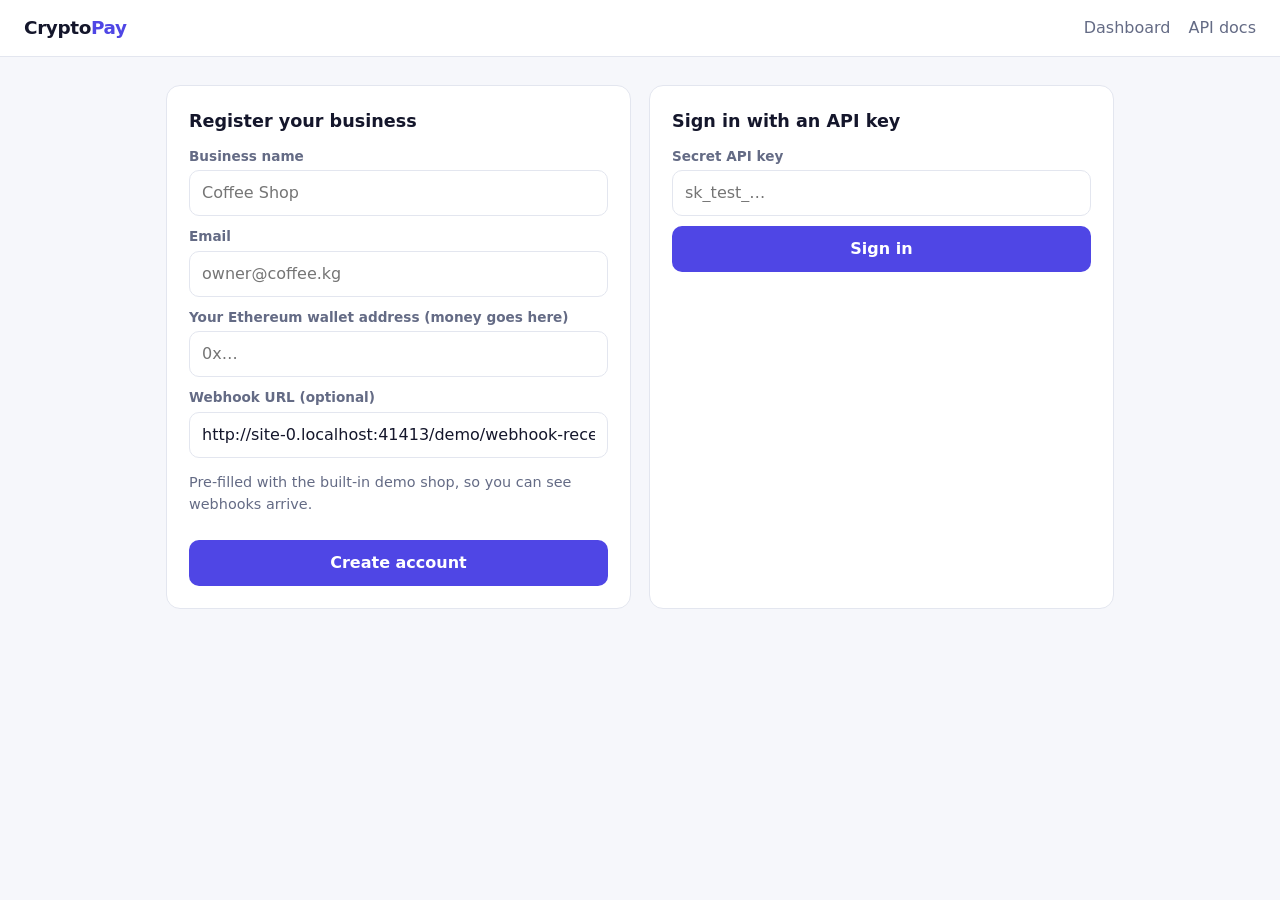
<file: static/dashboard.html>
<!doctype html>
<html lang="en">
<head>
  <meta charset="utf-8">
  <meta name="viewport" content="width=device-width, initial-scale=1">
  <title>Merchant Dashboard</title>
  <link rel="stylesheet" href="/static/style.css">
</head>
<body>
  <header class="topbar">
    <a class="logo" href="/">Crypto<span>Pay</span></a>
    <nav><a href="/dashboard">Dashboard</a><a href="/docs">API docs</a>
      <a href="#" id="logout" class="hidden">Log out</a></nav>
  </header>

  <main class="wrap">
    <div class="notice bad hidden" id="error"></div>

    <!-- ===== Not logged in: register or sign in ===== -->
    <div class="grid2" id="authView">
      <section class="card">
        <h2>Register your business</h2>
        <form id="registerForm">
          <label for="rName">Business name</label>
          <input id="rName" required minlength="2" placeholder="Coffee Shop">
          <label for="rEmail">Email</label>
          <input id="rEmail" type="email" required placeholder="owner@coffee.kg">
          <label for="rWallet">Your Ethereum wallet address (money goes here)</label>
          <input id="rWallet" required placeholder="0x…" pattern="^0x[0-9a-fA-F]{40}$">
          <label for="rWebhook">Webhook URL (optional)</label>
          <input id="rWebhook" placeholder="https://…">
          <p class="muted">Pre-filled with the built-in demo shop, so you can see webhooks arrive.</p>
          <button class="full" type="submit">Create account</button>
        </form>
      </section>
      <section class="card">
        <h2>Sign in with an API key</h2>
        <form id="loginForm">
          <label for="lKey">Secret API key</label>
          <input id="lKey" required placeholder="sk_test_…">
          <button class="full" type="submit">Sign in</button>
        </form>
      </section>
    </div>

    <!-- Shown once after registration -->
    <section class="card hidden" id="secrets">
      <h2>Save your keys now</h2>
      <p class="muted">They are shown only once. CryptoPay stores only a hash of the API key.</p>
      <label>Secret API key (for <code>Authorization: Bearer …</code>)</label>
      <div class="secret mono" id="sApiKey"></div>
      <label>Webhook signing secret (to verify our HMAC signatures)</label>
      <div class="secret mono" id="sWebhook"></div>
      <button class="secondary" id="hideSecrets">I saved them</button>
    </section>

    <!-- ===== Logged in ===== -->
    <div id="appView" class="hidden">
      <div class="grid2">
        <section class="card">
          <h2 id="mName"></h2>
          <dl class="kv">
            <dt>Merchant ID</dt><dd class="mono" id="mId"></dd>
            <dt>Wallet</dt><dd class="mono" id="mWallet"></dd>
            <dt>Webhook</dt><dd class="mono" id="mWebhook"></dd>
            <dt>API key</dt><dd class="mono" id="mKey"></dd>
          </dl>
        </section>
        <section class="card">
          <h2>Create a payment link</h2>
          <form id="paymentForm">
            <label for="pAmount">Amount (ETH)</label>
            <input id="pAmount" required value="0.0001" inputmode="decimal">
            <div class="grid2" style="gap:10px">
              <div><label for="pOrder">Order ID</label><input id="pOrder" placeholder="ORDER-1"></div>
              <div><label for="pDesc">Description</label><input id="pDesc" placeholder="Latte x2"></div>
            </div>
            <button class="full" type="submit">Create payment</button>
          </form>
          <div class="notice ok hidden" id="created"></div>
        </section>
      </div>

      <section class="card">
        <div class="row" style="justify-content:space-between">
          <h2>Payments</h2>
          <button class="secondary" id="reload">Refresh</button>
        </div>
        <div class="table-scroll">
          <table>
            <thead><tr><th>Payment</th><th>Order</th><th>Amount</th><th>Status</th><th>Created</th><th></th></tr></thead>
            <tbody id="payments"><tr><td colspan="6" class="muted">No payments yet.</td></tr></tbody>
          </table>
        </div>
      </section>

      <section class="card">
        <h2>Webhooks received by the demo shop</h2>
        <p class="muted">This plays the role of your own server: it receives our webhook and checks the HMAC signature.</p>
        <div class="table-scroll">
          <table>
            <thead><tr><th>Time</th><th>Event</th><th>Order</th><th>Payment</th><th>Signature</th></tr></thead>
            <tbody id="webhooks"><tr><td colspan="5" class="muted">Nothing yet.</td></tr></tbody>
          </table>
        </div>
      </section>
    </div>
  </main>

  <script>
  const $ = (id) => document.getElementById(id);
  const KEY_STORE = "cryptopay_api_key";
  let apiKey = null;
  let merchant = null;

  // localStorage can be blocked (private mode), so always guard it.
  const store = {
    get() { try { return localStorage.getItem(KEY_STORE); } catch { return null; } },
    set(v) { try { localStorage.setItem(KEY_STORE, v); } catch {} },
    clear() { try { localStorage.removeItem(KEY_STORE); } catch {} },
  };

  const escapeHtml = (s) => String(s ?? "").replace(/[&<>"']/g,
    c => ({ "&": "&amp;", "<": "&lt;", ">": "&gt;", '"': "&quot;", "'": "&#39;" }[c]));

  async function api(path, options = {}) {
    const headers = { "Content-Type": "application/json" };
    if (apiKey) headers.Authorization = `Bearer ${apiKey}`;
    const res = await fetch(path, { headers, ...options });
    const data = await res.json().catch(() => ({}));
    if (!res.ok) {
      const detail = Array.isArray(data.detail)
        ? data.detail.map(d => `${d.loc.at(-1)}: ${d.msg}`).join("; ") : data.detail;
      throw new Error(detail || `Request failed (${res.status})`);
    }
    return data;
  }

  function showError(e) {
    $("error").textContent = e ? e.message || e : "";
    $("error").classList.toggle("hidden", !e);
  }

  // ---- Auth ----------------------------------------------------------------
  $("rWebhook").value = location.origin + "/demo/webhook-receiver";

  $("registerForm").onsubmit = async (ev) => {
    ev.preventDefault(); showError(null);
    try {
      const m = await api("/v1/merchants", { method: "POST", body: JSON.stringify({
        name: $("rName").value, email: $("rEmail").value,
        wallet_address: $("rWallet").value.trim(), webhook_url: $("rWebhook").value.trim() || null,
      })});
      $("sApiKey").textContent = m.api_key;
      $("sWebhook").textContent = m.webhook_secret;
      $("secrets").classList.remove("hidden");
      await login(m.api_key);
    } catch (e) { showError(e); }
  };

  $("loginForm").onsubmit = async (ev) => {
    ev.preventDefault(); showError(null);
    try { await login($("lKey").value.trim()); } catch (e) { showError(e); }
  };

  $("hideSecrets").onclick = () => $("secrets").classList.add("hidden");

  $("logout").onclick = (ev) => {
    ev.preventDefault(); store.clear(); apiKey = null; merchant = null;
    $("appView").classList.add("hidden"); $("authView").classList.remove("hidden");
    $("logout").classList.add("hidden");
  };

  async function login(key) {
    apiKey = key;
    try { merchant = await api("/v1/merchants/me"); }
    catch (e) { apiKey = null; store.clear(); throw e; }
    store.set(key);
    $("authView").classList.add("hidden");
    $("appView").classList.remove("hidden");
    $("logout").classList.remove("hidden");
    $("mName").textContent = merchant.name;
    $("mId").textContent = merchant.id;
    $("mWallet").textContent = merchant.wallet_address;
    $("mWebhook").textContent = merchant.webhook_url || "not set";
    $("mKey").textContent = merchant.api_key_prefix + "…";
    await refresh();
  }

  // ---- Payments -------------------------------------------------------------
  $("paymentForm").onsubmit = async (ev) => {
    ev.preventDefault(); showError(null);
    try {
      const p = await api("/v1/payments", { method: "POST", body: JSON.stringify({
        amount: $("pAmount").value.trim(),
        order_id: $("pOrder").value.trim() || null,
        description: $("pDesc").value.trim() || null,
      })});
      $("created").innerHTML = `Payment created. Send this link to the customer:<br>
        <a class="mono" href="${p.checkout_url}" target="_blank" rel="noopener">${p.checkout_url}</a>`;
      $("created").classList.remove("hidden");
      await refresh();
    } catch (e) { showError(e); }
  };

  async function cancelPayment(id) {
    try { await api(`/v1/payments/${id}/cancel`, { method: "POST" }); await refresh(); }
    catch (e) { showError(e); }
  }
  window.cancelPayment = cancelPayment;

  async function refresh() {
    if (!apiKey) return;
    try {
      const list = await api("/v1/payments");
      $("payments").innerHTML = list.length ? list.map(p => `
        <tr>
          <td class="mono"><a href="${p.checkout_url}" target="_blank" rel="noopener">${p.id}</a></td>
          <td>${escapeHtml(p.order_id || "—")}</td>
          <td>${p.amount} ${p.currency}</td>
          <td><span class="badge ${p.status}">${p.status}</span>
            ${p.failure_reason ? `<div class="muted">${escapeHtml(p.failure_reason)}</div>` : ""}</td>
          <td class="muted">${new Date(p.created_at).toLocaleString()}</td>
          <td>${p.status === "pending" ? `<button class="danger" onclick="cancelPayment('${p.id}')">Cancel</button>` : ""}</td>
        </tr>`).join("") : '<tr><td colspan="6" class="muted">No payments yet.</td></tr>';

      const hooks = await api(`/demo/webhook-receiver?merchant_id=${merchant.id}`);
      $("webhooks").innerHTML = hooks.length ? hooks.map(h => `
        <tr>
          <td class="muted">${new Date(h.received_at).toLocaleTimeString()}</td>
          <td><code>${h.event}</code></td>
          <td>${escapeHtml(h.order_id || "—")}</td>
          <td class="mono">${h.payment_id}</td>
          <td>${h.signature_valid ? '<span class="badge paid">valid</span>' : '<span class="badge failed">invalid</span>'}</td>
        </tr>`).join("") : '<tr><td colspan="5" class="muted">Nothing yet.</td></tr>';
    } catch (e) { showError(e); }
  }

  $("reload").onclick = refresh;
  setInterval(refresh, 5000);   // keep the table fresh while customers pay

  // Restore the session if we saved a key earlier
  const saved = store.get();
  if (saved) login(saved).catch(() => {});
  </script>
</body>
</html>
</file>
<file: static/style.css>
/* CryptoPay - shared styles for all pages */
:root {
  --bg: #f6f7fb;
  --card: #ffffff;
  --ink: #14162b;
  --muted: #646b85;
  --line: #e3e6ef;
  --brand: #4f46e5;
  --brand-ink: #ffffff;
  --ok: #0f8a5f;
  --ok-bg: #e3f6ee;
  --warn: #9a6400;
  --warn-bg: #fff3d6;
  --bad: #c0362c;
  --bad-bg: #fde8e6;
  --info: #2b59c3;
  --info-bg: #e5edff;
  --radius: 14px;
  font-family: "Inter", system-ui, -apple-system, "Segoe UI", Roboto, sans-serif;
}
* { box-sizing: border-box; }
body { margin: 0; background: var(--bg); color: var(--ink); line-height: 1.5; }
a { color: var(--brand); }
code, .mono { font-family: "JetBrains Mono", ui-monospace, Consolas, monospace; font-size: .88em; word-break: break-all; }

.topbar { display: flex; align-items: center; justify-content: space-between;
  padding: 14px 24px; background: var(--card); border-bottom: 1px solid var(--line); }
.logo { font-weight: 800; font-size: 1.15rem; letter-spacing: -.02em; text-decoration: none; color: var(--ink); }
.logo span { color: var(--brand); }
.topbar nav a { margin-left: 18px; text-decoration: none; color: var(--muted); font-weight: 500; }
.topbar nav a:hover { color: var(--ink); }

.wrap { max-width: 980px; margin: 0 auto; padding: 28px 16px 60px; }
.narrow { max-width: 480px; }
.card { background: var(--card); border: 1px solid var(--line); border-radius: var(--radius);
  padding: 22px; margin-bottom: 18px; }
.card h2 { margin: 0 0 12px; font-size: 1.1rem; }
.grid2 { display: grid; grid-template-columns: 1fr 1fr; gap: 18px; }
@media (max-width: 760px) { .grid2 { grid-template-columns: 1fr; } }

label { display: block; font-size: .85rem; font-weight: 600; margin: 10px 0 4px; color: var(--muted); }
input { width: 100%; padding: 10px 12px; border: 1px solid var(--line); border-radius: 10px;
  font: inherit; background: #fff; color: var(--ink); }
input:focus { outline: 2px solid var(--brand); outline-offset: -1px; }

button, .btn { display: inline-block; border: 0; border-radius: 10px; padding: 11px 16px;
  font: inherit; font-weight: 600; cursor: pointer; background: var(--brand); color: var(--brand-ink);
  text-decoration: none; text-align: center; }
button.secondary, .btn.secondary { background: #eef0f7; color: var(--ink); }
button.danger { background: var(--bad-bg); color: var(--bad); }
button:disabled { opacity: .55; cursor: not-allowed; }
.full { width: 100%; margin-top: 10px; }
.row { display: flex; gap: 10px; flex-wrap: wrap; align-items: center; }

.muted { color: var(--muted); font-size: .9rem; }
.badge { display: inline-block; padding: 2px 10px; border-radius: 999px; font-size: .78rem;
  font-weight: 700; text-transform: uppercase; letter-spacing: .03em; }
.badge.pending { background: var(--info-bg); color: var(--info); }
.badge.confirming { background: var(--warn-bg); color: var(--warn); }
.badge.paid { background: var(--ok-bg); color: var(--ok); }
.badge.failed, .badge.expired, .badge.canceled { background: var(--bad-bg); color: var(--bad); }

.notice { padding: 12px 14px; border-radius: 10px; margin: 12px 0; font-size: .92rem; }
.notice.ok { background: var(--ok-bg); color: var(--ok); }
.notice.bad { background: var(--bad-bg); color: var(--bad); }
.notice.warn { background: var(--warn-bg); color: var(--warn); }
.notice.info { background: var(--info-bg); color: var(--info); }
.hidden { display: none !important; }

table { width: 100%; border-collapse: collapse; font-size: .9rem; }
th, td { text-align: left; padding: 9px 8px; border-bottom: 1px solid var(--line); vertical-align: top; }
th { color: var(--muted); font-weight: 600; font-size: .8rem; text-transform: uppercase; }
.table-scroll { overflow-x: auto; }

.amount { font-size: 2.2rem; font-weight: 800; letter-spacing: -.02em; }
.kv { display: grid; grid-template-columns: 110px 1fr; gap: 6px 10px; font-size: .92rem; margin: 14px 0; }
.kv dt { color: var(--muted); }
.kv dd { margin: 0; }
.secret { background: #14162b; color: #e6e8ff; padding: 10px 12px; border-radius: 10px; margin: 6px 0; }
.spinner { display: inline-block; width: 14px; height: 14px; border: 2px solid currentColor;
  border-right-color: transparent; border-radius: 50%; animation: spin .8s linear infinite; vertical-align: -2px; }
@keyframes spin { to { transform: rotate(360deg); } }

.hero h1 { font-size: 2.3rem; letter-spacing: -.03em; margin: 10px 0; }
.steps { counter-reset: s; list-style: none; padding: 0; }
.steps li { counter-increment: s; padding: 10px 0 10px 44px; position: relative; }
.steps li::before { content: counter(s); position: absolute; left: 0; top: 8px; width: 30px; height: 30px;
  border-radius: 50%; background: var(--info-bg); color: var(--info); font-weight: 800;
  display: grid; place-items: center; }
pre { background: #14162b; color: #e6e8ff; padding: 14px; border-radius: 10px; overflow-x: auto; font-size: .82rem; }
</file>
